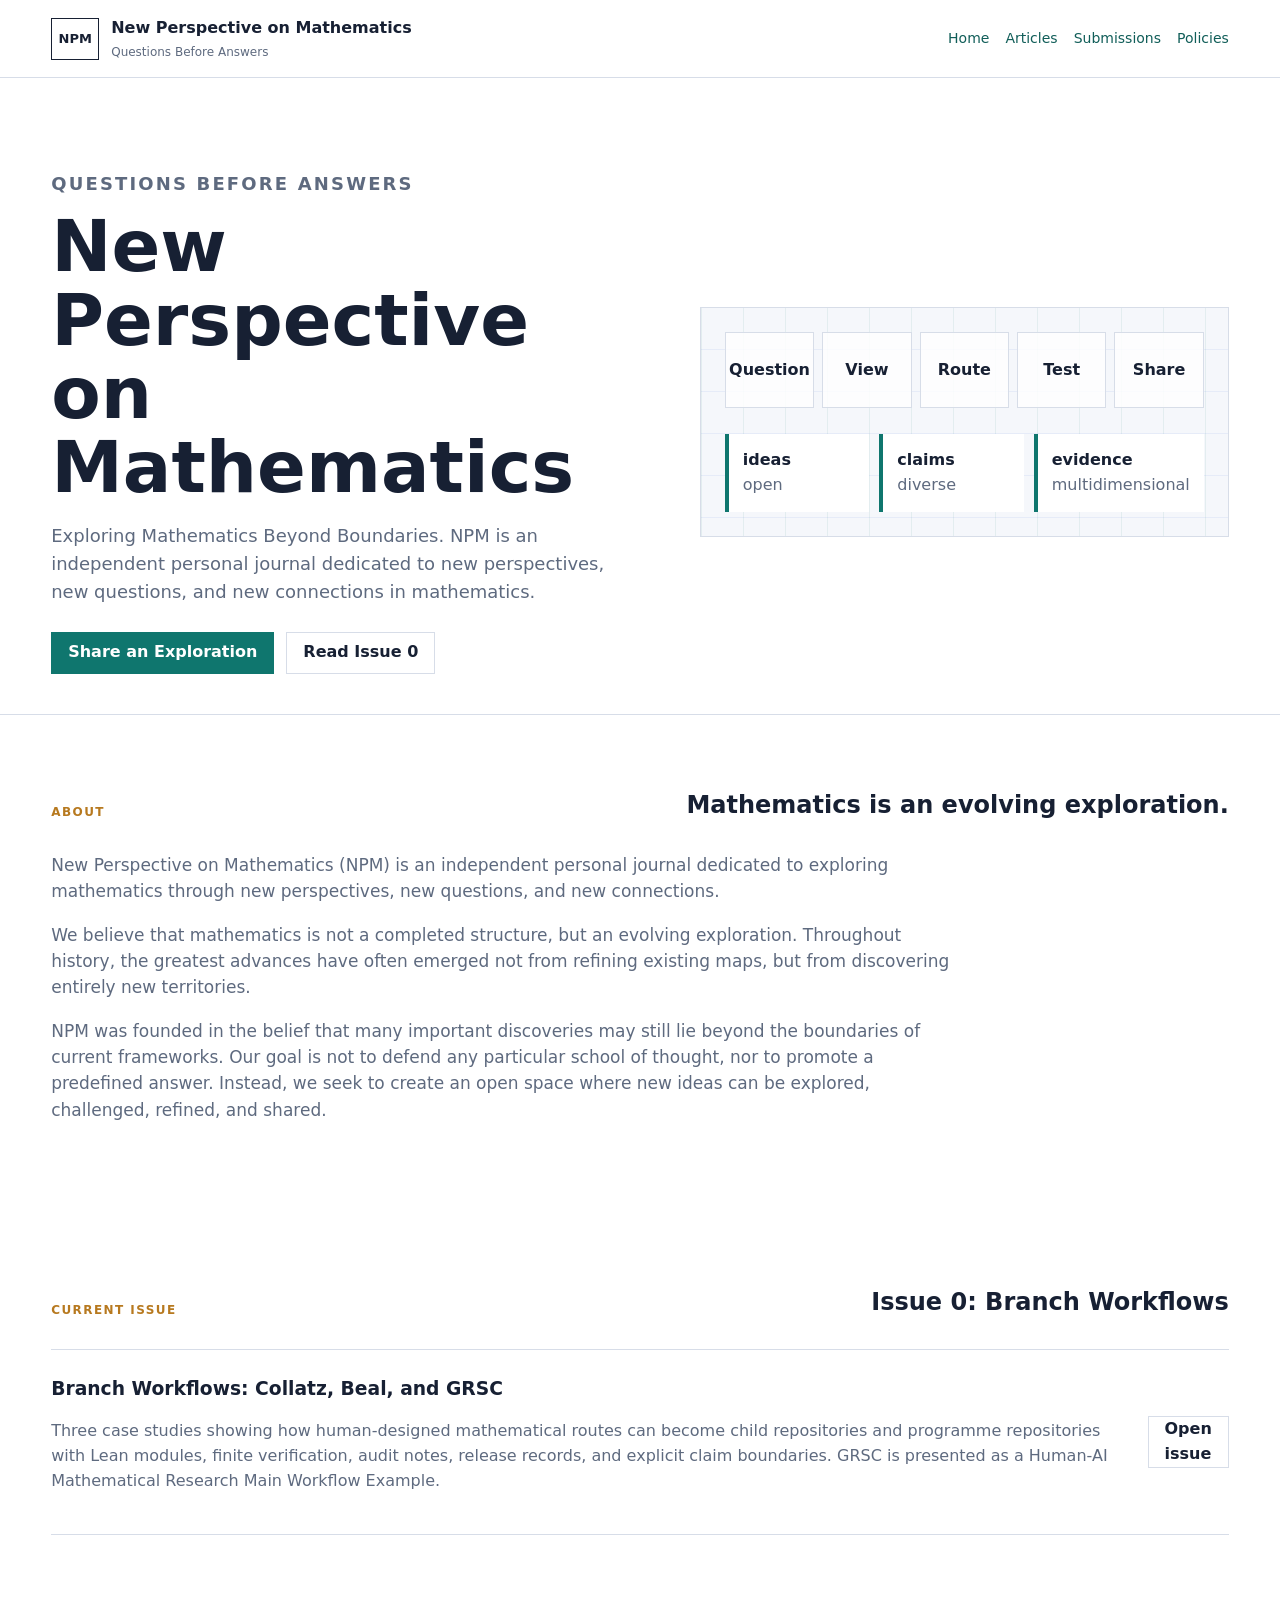
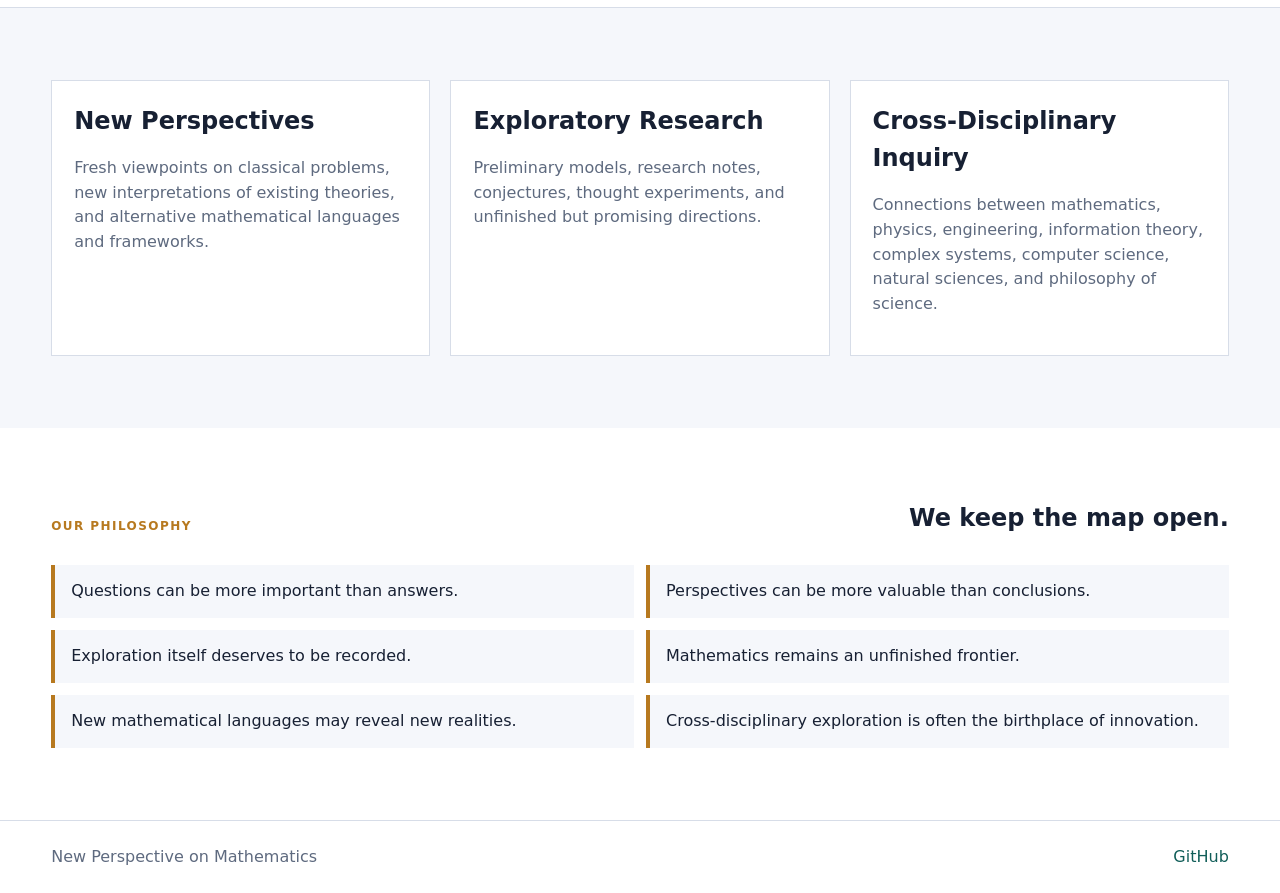
<file: index.html>
<!doctype html>
<html lang="en">
  <head>
    <meta charset="utf-8">
    <meta name="viewport" content="width=device-width, initial-scale=1">
    <title>New Perspective on Mathematics</title>
    <meta name="description" content="Questions Before Answers. Exploring Mathematics Beyond Boundaries.">
    <link rel="stylesheet" href="styles.css">
  </head>
  <body>
    <header class="site-header">
      <a class="brand" href="index.html" aria-label="Journal home">
        <span class="brand-mark">NPM</span>
        <span>
          <strong>New Perspective on Mathematics</strong>
          <small>Questions Before Answers</small>
        </span>
      </a>
      <nav aria-label="Primary navigation">
        <a href="index.html">Home</a>
        <a href="papers/index.html">Articles</a>
        <a href="submissions.html">Submissions</a>
        <a href="policies.html">Policies</a>
      </nav>
    </header>

    <main>
      <section class="hero">
        <div class="hero-copy">
          <p class="eyebrow">Questions Before Answers</p>
          <h1>New Perspective on Mathematics</h1>
          <p>
            Exploring Mathematics Beyond Boundaries. NPM is an independent
            personal journal dedicated to new perspectives, new questions, and new
            connections in mathematics.
          </p>
          <div class="actions">
            <a class="button primary" href="submissions.html">Share an Exploration</a>
            <a class="button" href="issues/2026-06-branch-workflows.html">Read Issue 0</a>
          </div>
        </div>
        <div class="route-visual" aria-label="Workflow diagram">
          <div class="track">
            <span>Question</span>
            <span>View</span>
            <span>Route</span>
            <span>Test</span>
            <span>Share</span>
          </div>
          <div class="ledger">
            <div><strong>ideas</strong><span>open</span></div>
            <div><strong>claims</strong><span>diverse</span></div>
            <div><strong>evidence</strong><span>multidimensional</span></div>
          </div>
        </div>
      </section>

      <section class="band about">
        <div class="section-head">
          <p class="eyebrow">About</p>
          <h2>Mathematics is an evolving exploration.</h2>
        </div>
        <div class="prose">
          <p>
            New Perspective on Mathematics (NPM) is an independent personal journal
            dedicated to exploring mathematics through new perspectives, new
            questions, and new connections.
          </p>
          <p>
            We believe that mathematics is not a completed structure, but an
            evolving exploration. Throughout history, the greatest advances have
            often emerged not from refining existing maps, but from discovering
            entirely new territories.
          </p>
          <p>
            NPM was founded in the belief that many important discoveries may
            still lie beyond the boundaries of current frameworks. Our goal is
            not to defend any particular school of thought, nor to promote a
            predefined answer. Instead, we seek to create an open space where
            new ideas can be explored, challenged, refined, and shared.
          </p>
        </div>
      </section>

      <section class="band">
        <div class="section-head">
          <p class="eyebrow">Current issue</p>
          <h2>Issue 0: Branch Workflows</h2>
        </div>
        <article class="issue-row">
          <div>
            <h3>Branch Workflows: Collatz, Beal, and GRSC</h3>
            <p>
              Three case studies showing how human-designed mathematical routes
              can become child repositories and programme repositories with
              Lean modules, finite verification, audit notes, release records,
              and explicit claim boundaries. GRSC is presented as a Human-AI
              Mathematical Research Main Workflow Example.
            </p>
          </div>
          <a class="button" href="issues/2026-06-branch-workflows.html">Open issue</a>
        </article>
      </section>

      <section class="grid">
        <article>
          <h2>New Perspectives</h2>
          <p>
            Fresh viewpoints on classical problems, new interpretations of
            existing theories, and alternative mathematical languages and
            frameworks.
          </p>
        </article>
        <article>
          <h2>Exploratory Research</h2>
          <p>
            Preliminary models, research notes, conjectures, thought
            experiments, and unfinished but promising directions.
          </p>
        </article>
        <article>
          <h2>Cross-Disciplinary Inquiry</h2>
          <p>
            Connections between mathematics, physics, engineering, information
            theory, complex systems, computer science, natural sciences, and
            philosophy of science.
          </p>
        </article>
      </section>

      <section class="band">
        <div class="section-head">
          <p class="eyebrow">Our Philosophy</p>
          <h2>We keep the map open.</h2>
        </div>
        <ul class="values">
          <li>Questions can be more important than answers.</li>
          <li>Perspectives can be more valuable than conclusions.</li>
          <li>Exploration itself deserves to be recorded.</li>
          <li>Mathematics remains an unfinished frontier.</li>
          <li>New mathematical languages may reveal new realities.</li>
          <li>Cross-disciplinary exploration is often the birthplace of innovation.</li>
        </ul>
      </section>
    </main>

    <footer>
      <span>New Perspective on Mathematics</span>
      <a href="https://github.com/aceroer/new-perspective-on-mathematics">GitHub</a>
    </footer>
  </body>
</html>
</file>
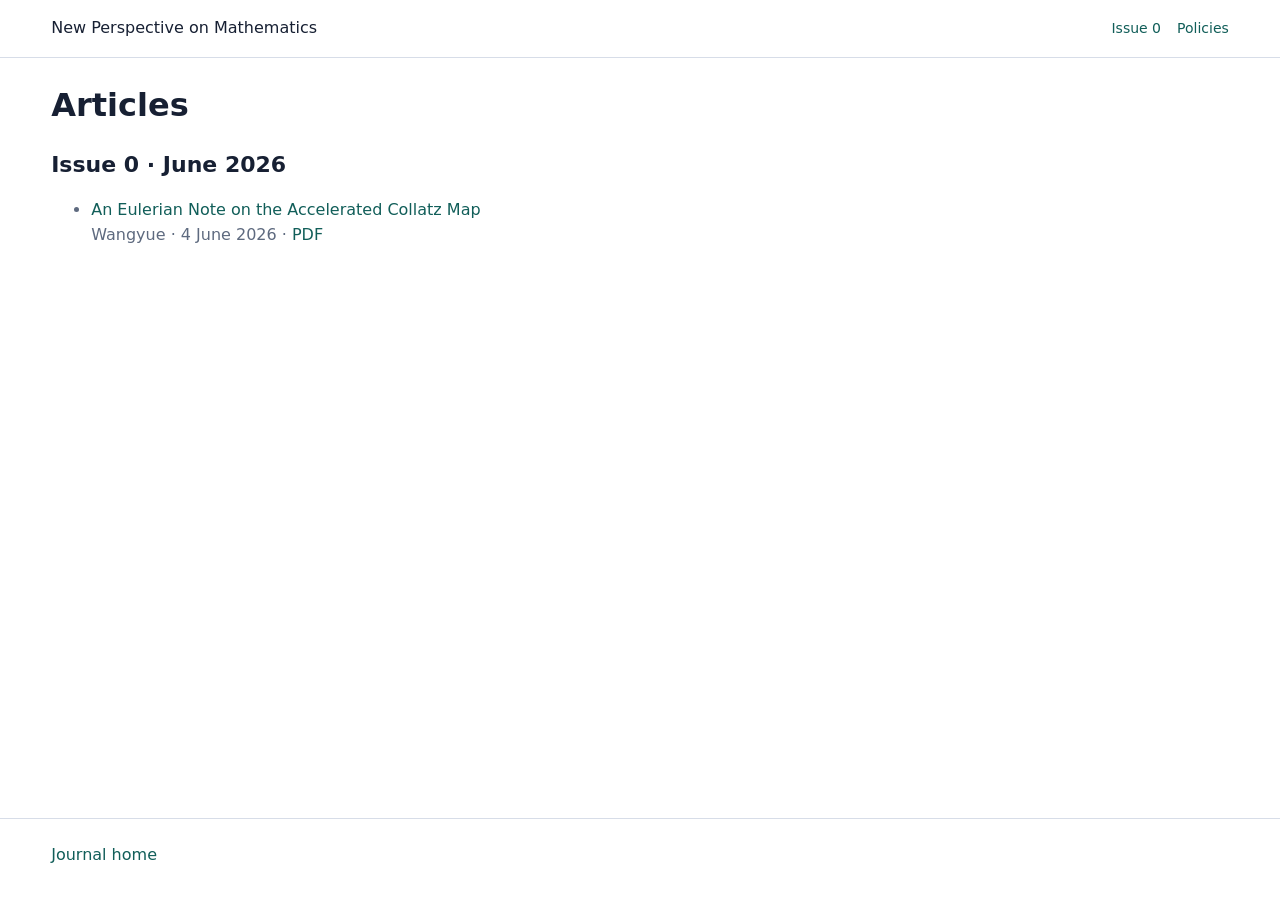
<file: papers/index.html>
<!doctype html>
<html lang="en">
  <head>
    <meta charset="utf-8">
    <meta name="viewport" content="width=device-width, initial-scale=1">
    <title>Articles | New Perspective on Mathematics</title>
    <link rel="stylesheet" href="../styles.css">
    <link rel="stylesheet" href="papers.css">
  </head>
  <body>
    <header class="site-header">
      <a class="brand" href="../index.html">New Perspective on Mathematics</a>
      <nav aria-label="Primary navigation"><a href="../issues/2026-06-branch-workflows.html">Issue 0</a><a href="../policies.html">Policies</a></nav>
    </header>
    <main class="page article-page">
      <h1>Articles</h1>
      <h2>Issue 0 · June 2026</h2>
      <ul>
        <li><a href="eulerian-collatz.html">An Eulerian Note on the Accelerated Collatz Map</a><br>Wangyue · 4 June 2026 · <a href="eulerian-collatz.pdf">PDF</a></li>
      </ul>
    </main>
    <footer><a href="../index.html">Journal home</a></footer>
  </body>
</html>
</file>
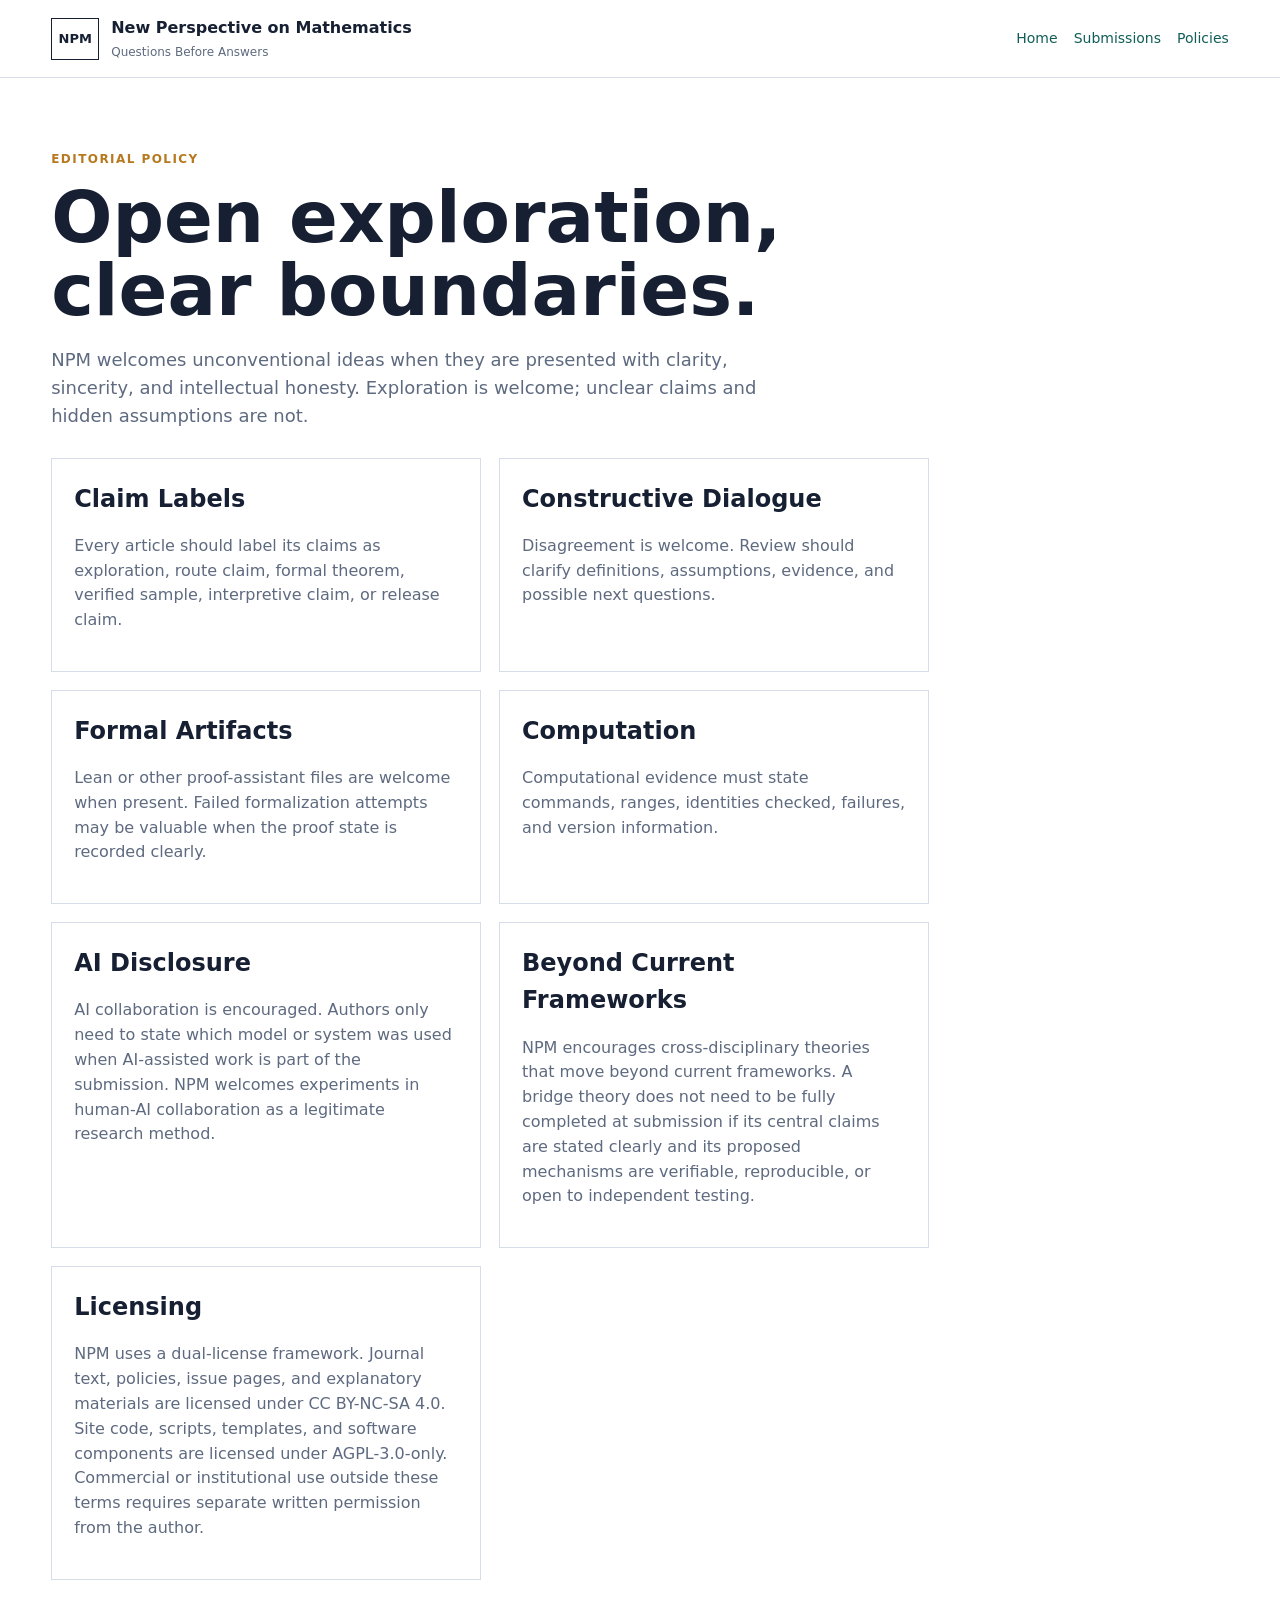
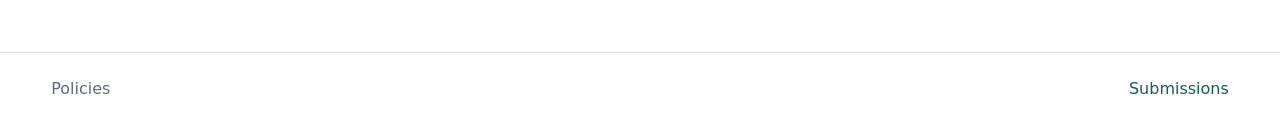
<file: policies.html>
<!doctype html>
<html lang="en">
  <head>
    <meta charset="utf-8">
    <meta name="viewport" content="width=device-width, initial-scale=1">
    <title>Policies | New Perspective on Mathematics</title>
    <meta name="description" content="Editorial and claim-boundary policies for New Perspective on Mathematics.">
    <link rel="stylesheet" href="styles.css">
  </head>
  <body>
    <header class="site-header">
      <a class="brand" href="index.html">
        <span class="brand-mark">NPM</span>
        <span>
          <strong>New Perspective on Mathematics</strong>
          <small>Questions Before Answers</small>
        </span>
      </a>
      <nav aria-label="Primary navigation">
        <a href="index.html">Home</a>
        <a href="submissions.html">Submissions</a>
        <a href="policies.html">Policies</a>
      </nav>
    </header>

    <main class="page">
      <p class="eyebrow">Editorial policy</p>
      <h1>Open exploration, clear boundaries.</h1>
      <p class="lead">
        NPM welcomes unconventional ideas when they are presented with clarity,
        sincerity, and intellectual honesty. Exploration is welcome; unclear
        claims and hidden assumptions are not.
      </p>

      <section class="policy-list">
        <article>
          <h2>Claim Labels</h2>
          <p>
            Every article should label its claims as exploration, route claim,
            formal theorem, verified sample, interpretive claim, or release
            claim.
          </p>
        </article>
        <article>
          <h2>Constructive Dialogue</h2>
          <p>
            Disagreement is welcome. Review should clarify definitions,
            assumptions, evidence, and possible next questions.
          </p>
        </article>
        <article>
          <h2>Formal Artifacts</h2>
          <p>
            Lean or other proof-assistant files are welcome when present.
            Failed formalization attempts may be valuable when the proof state
            is recorded clearly.
          </p>
        </article>
        <article>
          <h2>Computation</h2>
          <p>
            Computational evidence must state commands, ranges, identities
            checked, failures, and version information.
          </p>
        </article>
        <article>
          <h2>AI Disclosure</h2>
          <p>
            AI collaboration is encouraged. Authors only need to state which
            model or system was used when AI-assisted work is part of the
            submission. NPM welcomes experiments in human-AI collaboration as a
            legitimate research method.
          </p>
        </article>
        <article>
          <h2>Beyond Current Frameworks</h2>
          <p>
            NPM encourages cross-disciplinary theories that move beyond current
            frameworks. A bridge theory does not need to be fully completed at
            submission if its central claims are stated clearly and its proposed
            mechanisms are verifiable, reproducible, or open to independent
            testing.
          </p>
        </article>
        <article>
          <h2>Licensing</h2>
          <p>
            NPM uses a dual-license framework. Journal text, policies, issue
            pages, and explanatory materials are licensed under CC BY-NC-SA 4.0.
            Site code, scripts, templates, and software components are licensed
            under AGPL-3.0-only. Commercial or institutional use outside these
            terms requires separate written permission from the author.
          </p>
        </article>
      </section>
    </main>

    <footer>
      <span>Policies</span>
      <a href="submissions.html">Submissions</a>
    </footer>
  </body>
</html>
</file>
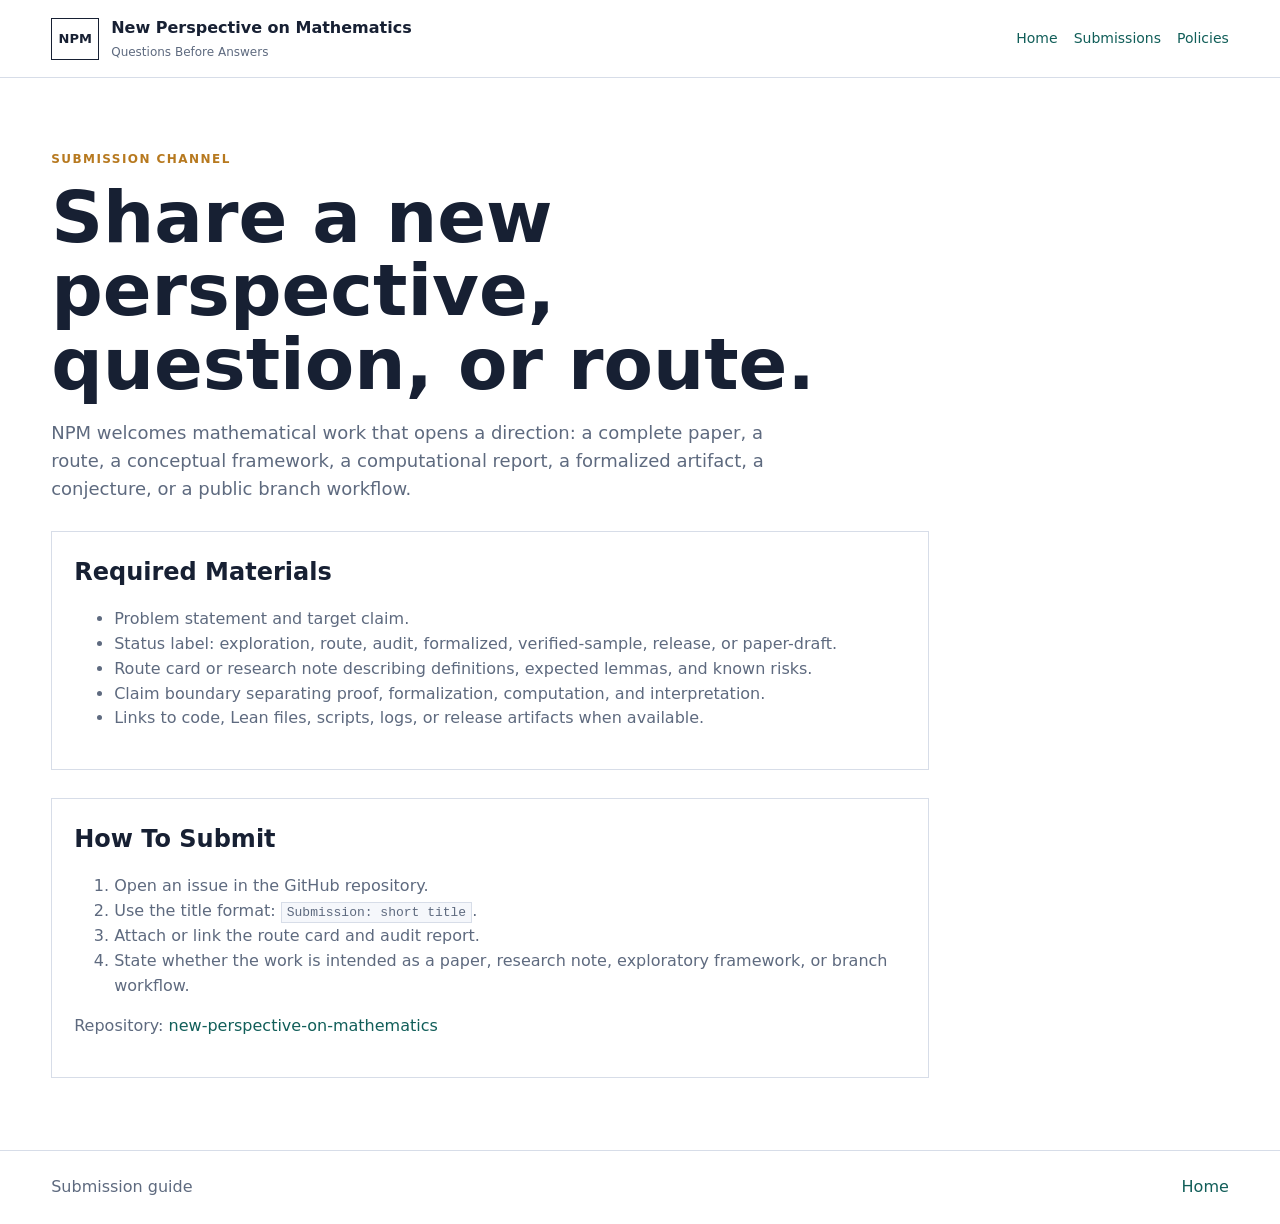
<file: submissions.html>
<!doctype html>
<html lang="en">
  <head>
    <meta charset="utf-8">
    <meta name="viewport" content="width=device-width, initial-scale=1">
    <title>Submissions | New Perspective on Mathematics</title>
    <meta name="description" content="Submission guide for New Perspective on Mathematics.">
    <link rel="stylesheet" href="styles.css">
  </head>
  <body>
    <header class="site-header">
      <a class="brand" href="index.html">
        <span class="brand-mark">NPM</span>
        <span>
          <strong>New Perspective on Mathematics</strong>
          <small>Questions Before Answers</small>
        </span>
      </a>
      <nav aria-label="Primary navigation">
        <a href="index.html">Home</a>
        <a href="submissions.html">Submissions</a>
        <a href="policies.html">Policies</a>
      </nav>
    </header>

    <main class="page">
      <p class="eyebrow">Submission channel</p>
      <h1>Share a new perspective, question, or route.</h1>
      <p class="lead">
        NPM welcomes mathematical work that opens a direction: a complete
        paper, a route, a conceptual framework, a computational report, a
        formalized artifact, a conjecture, or a public branch workflow.
      </p>

      <section class="checklist">
        <h2>Required Materials</h2>
        <ul>
          <li>Problem statement and target claim.</li>
          <li>Status label: exploration, route, audit, formalized, verified-sample, release, or paper-draft.</li>
          <li>Route card or research note describing definitions, expected lemmas, and known risks.</li>
          <li>Claim boundary separating proof, formalization, computation, and interpretation.</li>
          <li>Links to code, Lean files, scripts, logs, or release artifacts when available.</li>
        </ul>
      </section>

      <section class="checklist">
        <h2>How To Submit</h2>
        <ol>
          <li>Open an issue in the GitHub repository.</li>
          <li>Use the title format: <code>Submission: short title</code>.</li>
          <li>Attach or link the route card and audit report.</li>
          <li>State whether the work is intended as a paper, research note, exploratory framework, or branch workflow.</li>
        </ol>
        <p>
          Repository:
          <a href="https://github.com/aceroer/new-perspective-on-mathematics">new-perspective-on-mathematics</a>
        </p>
      </section>
    </main>

    <footer>
      <span>Submission guide</span>
      <a href="index.html">Home</a>
    </footer>
  </body>
</html>
</file>
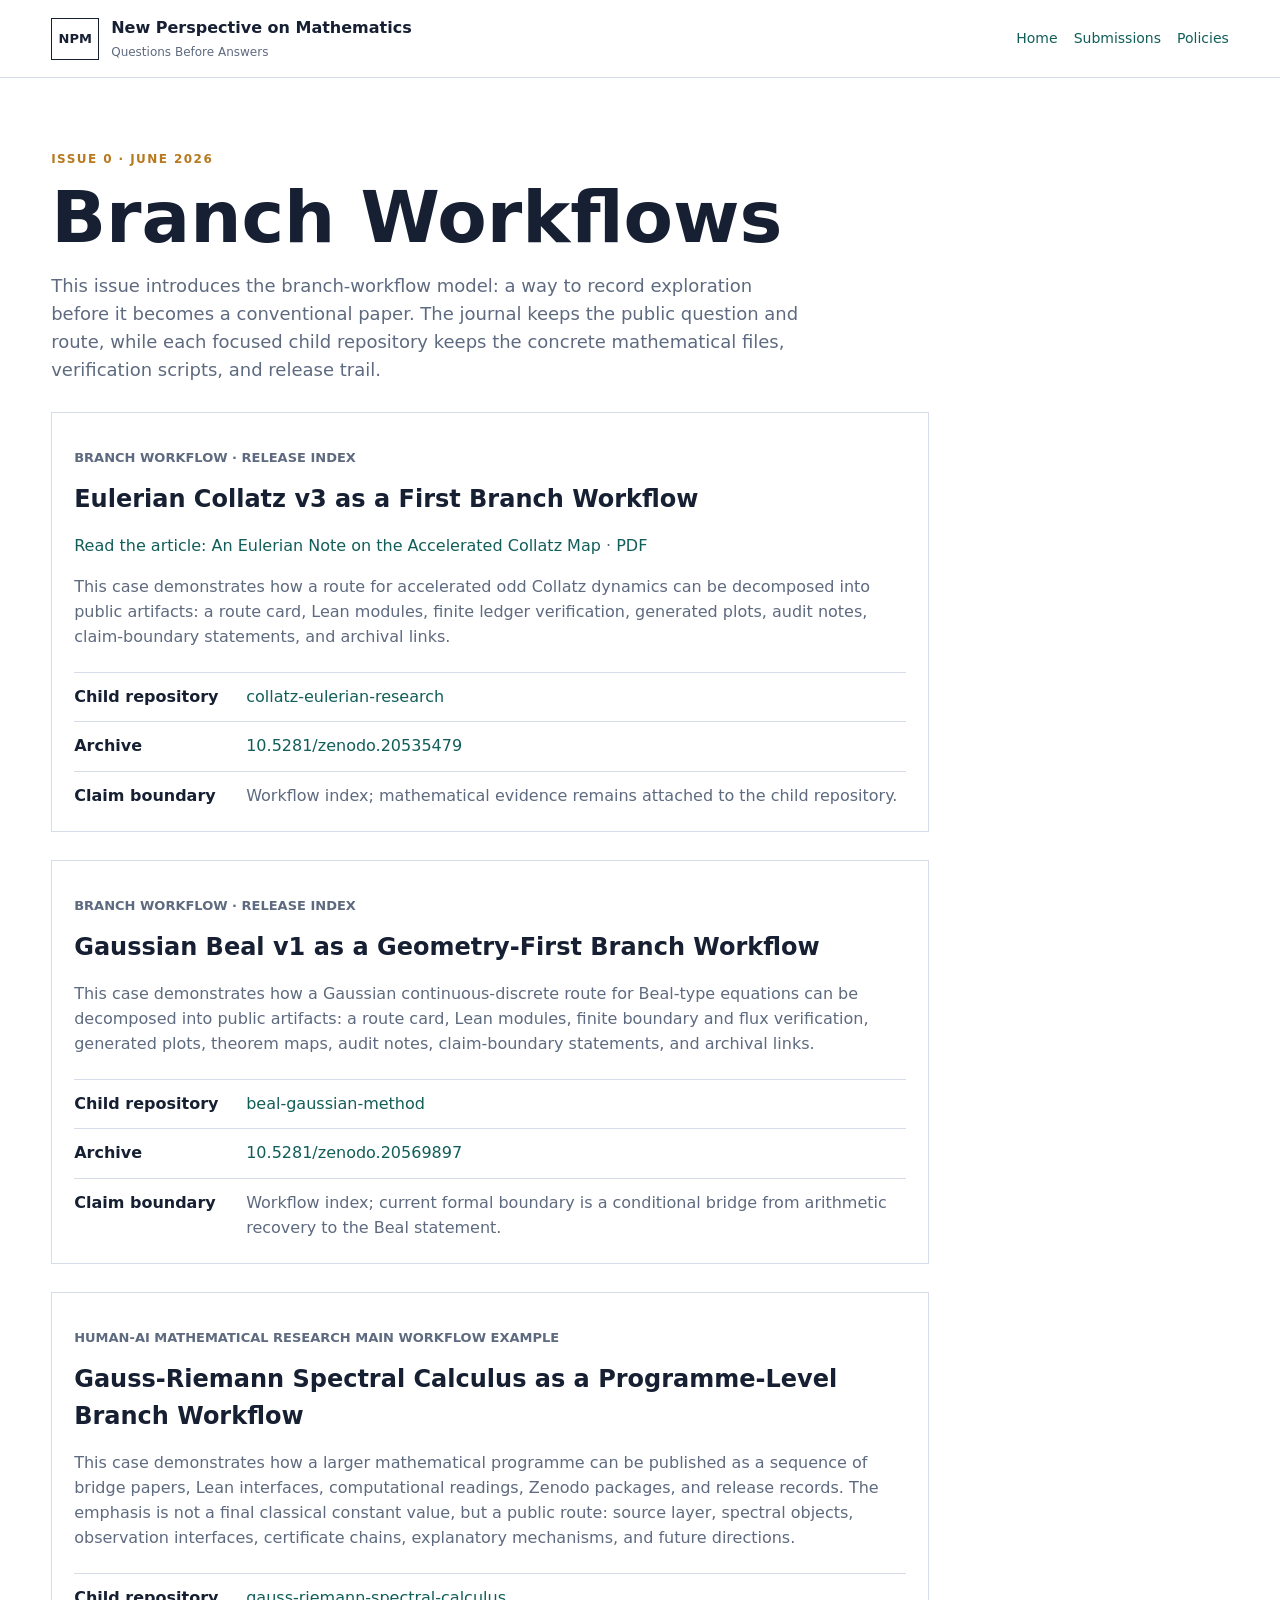
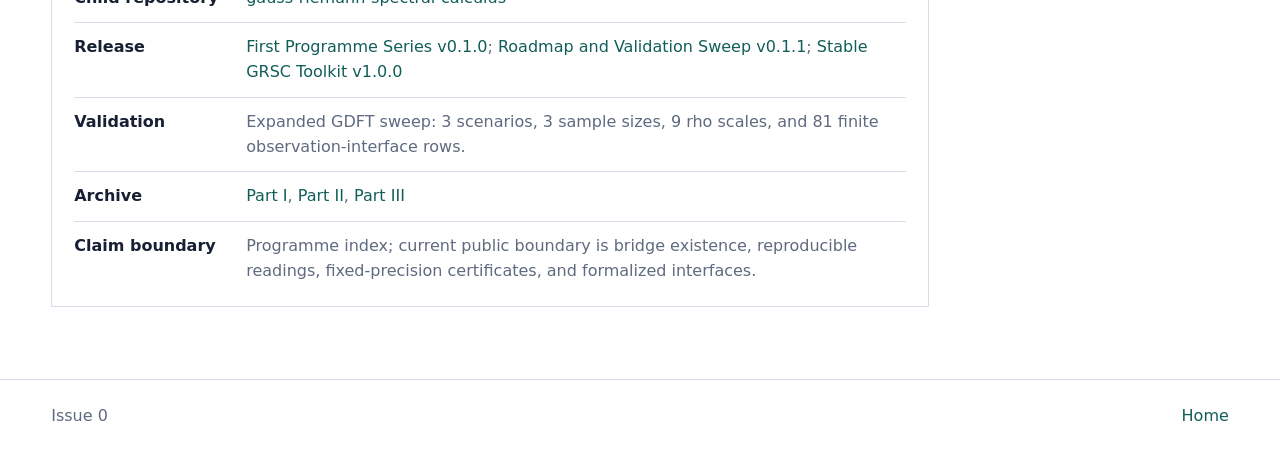
<file: issues/2026-06-branch-workflows.html>
<!doctype html>
<html lang="en">
  <head>
    <meta charset="utf-8">
    <meta name="viewport" content="width=device-width, initial-scale=1">
    <title>Issue 0: Branch Workflows</title>
    <meta name="description" content="Issue 0 of New Perspective on Mathematics.">
    <link rel="stylesheet" href="../styles.css">
  </head>
  <body>
    <header class="site-header">
      <a class="brand" href="../index.html">
        <span class="brand-mark">NPM</span>
        <span>
          <strong>New Perspective on Mathematics</strong>
          <small>Questions Before Answers</small>
        </span>
      </a>
      <nav aria-label="Primary navigation">
        <a href="../index.html">Home</a>
        <a href="../submissions.html">Submissions</a>
        <a href="../policies.html">Policies</a>
      </nav>
    </header>

    <main class="page">
      <p class="eyebrow">Issue 0 · June 2026</p>
      <h1>Branch Workflows</h1>
      <p class="lead">
        This issue introduces the branch-workflow model: a way to record
        exploration before it becomes a conventional paper. The journal keeps
        the public question and route, while each focused child repository keeps
        the concrete mathematical files, verification scripts, and release
        trail.
      </p>

      <article class="paper">
        <p class="status">Branch workflow · release index</p>
        <h2>Eulerian Collatz v3 as a First Branch Workflow</h2>
        <p><a href="../papers/eulerian-collatz.html">Read the article: An Eulerian Note on the Accelerated Collatz Map</a> · <a href="../papers/eulerian-collatz.pdf">PDF</a></p>
        <p>
          This case demonstrates how a route for accelerated odd Collatz
          dynamics can be decomposed into public artifacts: a route card, Lean
          modules, finite ledger verification, generated plots, audit notes,
          claim-boundary statements, and archival links.
        </p>
        <dl>
          <div>
            <dt>Child repository</dt>
            <dd><a href="https://github.com/aceroer/collatz-eulerian-research">collatz-eulerian-research</a></dd>
          </div>
          <div>
            <dt>Archive</dt>
            <dd><a href="https://doi.org/10.5281/zenodo.20535479">10.5281/zenodo.20535479</a></dd>
          </div>
          <div>
            <dt>Claim boundary</dt>
            <dd>Workflow index; mathematical evidence remains attached to the child repository.</dd>
          </div>
        </dl>
      </article>

      <article class="paper">
        <p class="status">Branch workflow · release index</p>
        <h2>Gaussian Beal v1 as a Geometry-First Branch Workflow</h2>
        <p>
          This case demonstrates how a Gaussian continuous-discrete route for
          Beal-type equations can be decomposed into public artifacts: a route
          card, Lean modules, finite boundary and flux verification, generated
          plots, theorem maps, audit notes, claim-boundary statements, and
          archival links.
        </p>
        <dl>
          <div>
            <dt>Child repository</dt>
            <dd><a href="https://github.com/aceroer/beal-gaussian-method">beal-gaussian-method</a></dd>
          </div>
          <div>
            <dt>Archive</dt>
            <dd><a href="https://doi.org/10.5281/zenodo.20569897">10.5281/zenodo.20569897</a></dd>
          </div>
          <div>
            <dt>Claim boundary</dt>
            <dd>Workflow index; current formal boundary is a conditional bridge from arithmetic recovery to the Beal statement.</dd>
          </div>
        </dl>
      </article>

      <article class="paper">
        <p class="status">Human-AI Mathematical Research Main Workflow Example</p>
        <h2>Gauss-Riemann Spectral Calculus as a Programme-Level Branch Workflow</h2>
        <p>
          This case demonstrates how a larger mathematical programme can be
          published as a sequence of bridge papers, Lean interfaces,
          computational readings, Zenodo packages, and release records.  The
          emphasis is not a final classical constant value, but a public route:
          source layer, spectral objects, observation interfaces, certificate
          chains, explanatory mechanisms, and future directions.
        </p>
        <dl>
          <div>
            <dt>Child repository</dt>
            <dd><a href="https://github.com/aceroer/gauss-riemann-spectral-calculus">gauss-riemann-spectral-calculus</a></dd>
          </div>
          <div>
            <dt>Release</dt>
            <dd>
              <a href="https://github.com/aceroer/gauss-riemann-spectral-calculus/releases/tag/v0.1.0">First Programme Series v0.1.0</a>;
              <a href="https://github.com/aceroer/gauss-riemann-spectral-calculus/releases/tag/v0.1.1">Roadmap and Validation Sweep v0.1.1</a>;
              <a href="https://github.com/aceroer/gauss-riemann-spectral-calculus/releases/tag/v1.0.0">Stable GRSC Toolkit v1.0.0</a>
            </dd>
          </div>
          <div>
            <dt>Validation</dt>
            <dd>Expanded GDFT sweep: 3 scenarios, 3 sample sizes, 9 rho scales, and 81 finite observation-interface rows.</dd>
          </div>
          <div>
            <dt>Archive</dt>
            <dd>
              <a href="https://doi.org/10.5281/zenodo.20572835">Part I</a>,
              <a href="https://doi.org/10.5281/zenodo.20572810">Part II</a>,
              <a href="https://doi.org/10.5281/zenodo.20572853">Part III</a>
            </dd>
          </div>
          <div>
            <dt>Claim boundary</dt>
            <dd>Programme index; current public boundary is bridge existence, reproducible readings, fixed-precision certificates, and formalized interfaces.</dd>
          </div>
        </dl>
      </article>
    </main>

    <footer>
      <span>Issue 0</span>
      <a href="../index.html">Home</a>
    </footer>
  </body>
</html>
</file>
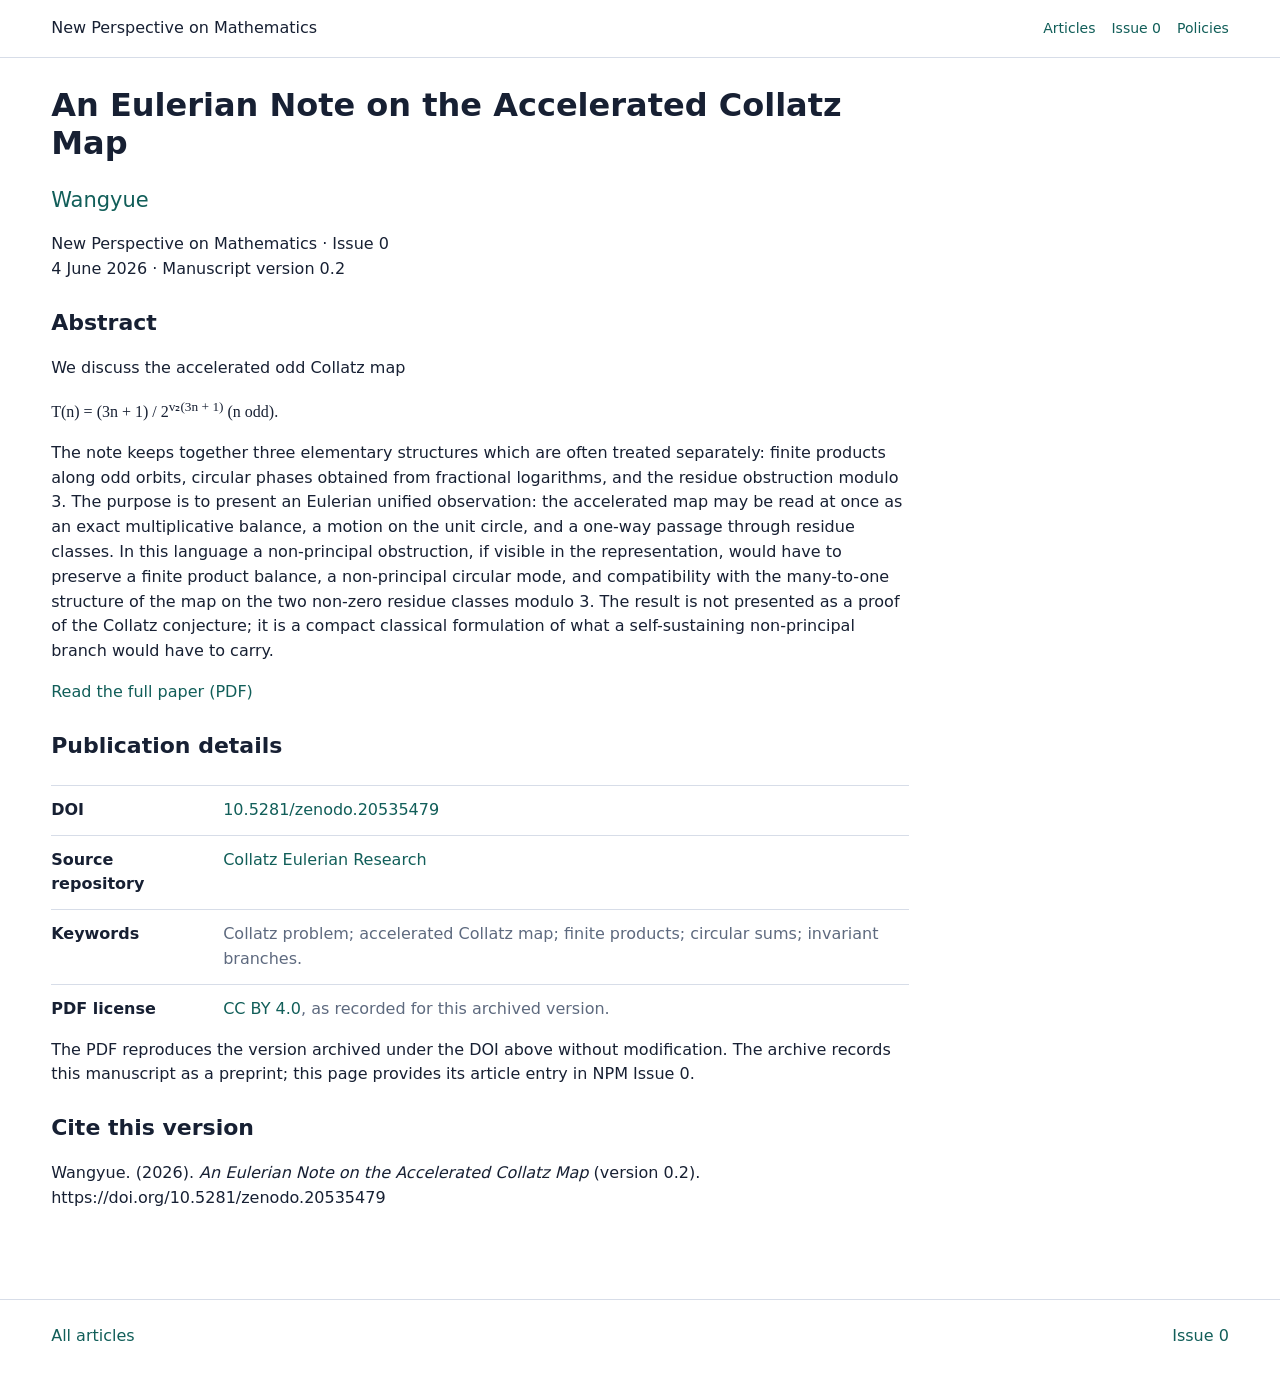
<file: papers/eulerian-collatz.html>
<!doctype html>
<html lang="en">
  <head>
    <meta charset="utf-8">
    <meta name="viewport" content="width=device-width, initial-scale=1">
    <title>An Eulerian Note on the Accelerated Collatz Map</title>
    <meta name="description" content="An Eulerian unified observation of finite products, circular phases, and residue classes in the accelerated odd Collatz map.">
    <meta name="citation_title" content="An Eulerian Note on the Accelerated Collatz Map">
    <meta name="citation_author" content="Wangyue">
    <meta name="citation_publication_date" content="2026/06/04">
    <meta name="citation_journal_title" content="New Perspective on Mathematics">
    <meta name="citation_issue" content="0">
    <meta name="citation_doi" content="10.5281/zenodo.20535479">
    <meta name="citation_pdf_url" content="https://aceroer.github.io/new-perspective-on-mathematics/papers/eulerian-collatz.pdf">
    <link rel="canonical" href="https://aceroer.github.io/new-perspective-on-mathematics/papers/eulerian-collatz.html">
    <link rel="stylesheet" href="../styles.css">
    <link rel="stylesheet" href="papers.css">
  </head>
  <body>
    <header class="site-header">
      <a class="brand" href="../index.html">New Perspective on Mathematics</a>
      <nav aria-label="Primary navigation">
        <a href="index.html">Articles</a>
        <a href="../issues/2026-06-branch-workflows.html">Issue 0</a>
        <a href="../policies.html">Policies</a>
      </nav>
    </header>
    <main class="page article-page">
      <article>
        <h1>An Eulerian Note on the Accelerated Collatz Map</h1>
        <p class="article-author"><a href="https://orcid.org/0009-0004-1489-3556">Wangyue</a></p>
        <p>New Perspective on Mathematics · Issue 0<br>
          <time datetime="2026-06-04">4 June 2026</time> · Manuscript version 0.2</p>
        <section aria-labelledby="abstract">
          <h2 id="abstract">Abstract</h2>
          <p>We discuss the accelerated odd Collatz map</p>
          <p class="equation">T(n) = (3n + 1) / 2<sup>v₂(3n + 1)</sup> (n odd).</p>
          <p>The note keeps together three elementary structures which are often treated separately: finite products along odd orbits, circular phases obtained from fractional logarithms, and the residue obstruction modulo 3. The purpose is to present an Eulerian unified observation: the accelerated map may be read at once as an exact multiplicative balance, a motion on the unit circle, and a one-way passage through residue classes. In this language a non-principal obstruction, if visible in the representation, would have to preserve a finite product balance, a non-principal circular mode, and compatibility with the many-to-one structure of the map on the two non-zero residue classes modulo 3. The result is not presented as a proof of the Collatz conjecture; it is a compact classical formulation of what a self-sustaining non-principal branch would have to carry.</p>
        </section>
        <p><a href="eulerian-collatz.pdf">Read the full paper (PDF)</a></p>
        <h2>Publication details</h2>
        <dl>
          <div><dt>DOI</dt><dd><a href="https://doi.org/10.5281/zenodo.20535479">10.5281/zenodo.20535479</a></dd></div>
          <div><dt>Source repository</dt><dd><a href="https://github.com/aceroer/collatz-eulerian-research">Collatz Eulerian Research</a></dd></div>
          <div><dt>Keywords</dt><dd>Collatz problem; accelerated Collatz map; finite products; circular sums; invariant branches.</dd></div>
          <div><dt>PDF license</dt><dd><a href="https://creativecommons.org/licenses/by/4.0/">CC BY 4.0</a>, as recorded for this archived version.</dd></div>
        </dl>
        <p>The PDF reproduces the version archived under the DOI above without modification. The archive records this manuscript as a preprint; this page provides its article entry in NPM Issue 0.</p>
        <h2>Cite this version</h2>
        <p>Wangyue. (2026). <cite>An Eulerian Note on the Accelerated Collatz Map</cite> (version 0.2). https://doi.org/10.5281/zenodo.20535479</p>
      </article>
    </main>
    <footer><a href="index.html">All articles</a><a href="../issues/2026-06-branch-workflows.html">Issue 0</a></footer>
  </body>
</html>
</file>
<file: styles.css>
:root {
  color-scheme: light;
  --ink: #172033;
  --muted: #5e6a7f;
  --line: #d7dde8;
  --paper: #ffffff;
  --soft: #f5f7fb;
  --accent: #0f766e;
  --accent-strong: #115e59;
  --gold: #b7791f;
  --blue: #1d4ed8;
}

* {
  box-sizing: border-box;
}

body {
  margin: 0;
  background: var(--paper);
  color: var(--ink);
  font-family: Inter, ui-sans-serif, system-ui, -apple-system, BlinkMacSystemFont, "Segoe UI", sans-serif;
  line-height: 1.55;
}

a {
  color: var(--accent-strong);
  text-decoration: none;
}

a:hover {
  text-decoration: underline;
}

.site-header {
  position: sticky;
  top: 0;
  z-index: 10;
  display: flex;
  align-items: center;
  justify-content: space-between;
  gap: 24px;
  padding: 16px clamp(18px, 4vw, 52px);
  border-bottom: 1px solid var(--line);
  background: rgba(255, 255, 255, 0.94);
  backdrop-filter: blur(12px);
}

.brand {
  display: inline-flex;
  align-items: center;
  gap: 12px;
  color: var(--ink);
}

.brand:hover {
  text-decoration: none;
}

.brand-mark {
  display: grid;
  width: 48px;
  height: 42px;
  place-items: center;
  border: 1px solid var(--ink);
  font-size: 13px;
  font-weight: 800;
}

.brand strong,
.brand small {
  display: block;
}

.brand small {
  margin-top: 2px;
  color: var(--muted);
  font-size: 12px;
}

nav {
  display: flex;
  flex-wrap: wrap;
  gap: 16px;
  font-size: 14px;
}

main {
  min-height: calc(100vh - 140px);
}

.hero {
  display: grid;
  grid-template-columns: minmax(0, 1.05fr) minmax(320px, 0.95fr);
  gap: clamp(28px, 5vw, 72px);
  align-items: center;
  padding: clamp(48px, 8vw, 92px) clamp(18px, 4vw, 52px) 40px;
  border-bottom: 1px solid var(--line);
}

.hero h1,
.page h1 {
  max-width: 980px;
  margin: 0;
  font-size: clamp(36px, 6vw, 72px);
  line-height: 1.02;
  letter-spacing: 0;
}

.hero p,
.lead {
  max-width: 760px;
  color: var(--muted);
  font-size: 18px;
}

.eyebrow {
  margin: 0 0 12px;
  color: var(--gold);
  font-size: 12px;
  font-weight: 800;
  letter-spacing: 0.12em;
  text-transform: uppercase;
}

.actions {
  display: flex;
  flex-wrap: wrap;
  gap: 12px;
  margin-top: 26px;
}

.button {
  display: inline-flex;
  align-items: center;
  justify-content: center;
  min-height: 42px;
  padding: 0 16px;
  border: 1px solid var(--line);
  color: var(--ink);
  font-weight: 700;
}

.button:hover {
  border-color: var(--accent);
  text-decoration: none;
}

.button.primary {
  border-color: var(--accent);
  background: var(--accent);
  color: #ffffff;
}

.route-visual {
  border: 1px solid var(--line);
  background:
    linear-gradient(90deg, rgba(15, 118, 110, 0.08) 1px, transparent 1px),
    linear-gradient(0deg, rgba(29, 78, 216, 0.07) 1px, transparent 1px),
    var(--soft);
  background-size: 42px 42px;
  padding: 24px;
}

.track {
  display: grid;
  grid-template-columns: repeat(5, 1fr);
  gap: 8px;
  margin-bottom: 26px;
}

.track span {
  min-height: 76px;
  display: grid;
  place-items: center;
  border: 1px solid var(--line);
  background: rgba(255, 255, 255, 0.82);
  color: var(--ink);
  font-weight: 800;
}

.ledger {
  display: grid;
  grid-template-columns: repeat(3, 1fr);
  gap: 10px;
}

.ledger div {
  border-left: 4px solid var(--accent);
  background: #ffffff;
  padding: 14px;
}

.ledger strong,
.ledger span {
  display: block;
}

.ledger span {
  color: var(--muted);
}

.band,
.page,
.grid {
  padding: clamp(38px, 6vw, 72px) clamp(18px, 4vw, 52px);
}

.section-head {
  display: flex;
  align-items: end;
  justify-content: space-between;
  gap: 20px;
  margin-bottom: 18px;
}

h2,
h3 {
  margin: 0 0 10px;
  letter-spacing: 0;
}

.issue-row {
  display: flex;
  align-items: center;
  justify-content: space-between;
  gap: 24px;
  border-top: 1px solid var(--line);
  border-bottom: 1px solid var(--line);
  padding: 24px 0;
}

.issue-row p,
.grid p,
.paper p,
.policy-list p,
.checklist p,
li {
  color: var(--muted);
}

.grid {
  display: grid;
  grid-template-columns: repeat(3, 1fr);
  gap: 20px;
  background: var(--soft);
  border-top: 1px solid var(--line);
}

.grid article,
.policy-list article,
.checklist,
.paper {
  border: 1px solid var(--line);
  background: var(--paper);
  padding: 22px;
}

.prose {
  max-width: 900px;
}

.prose p {
  color: var(--muted);
  font-size: 17px;
}

.values {
  display: grid;
  grid-template-columns: repeat(2, 1fr);
  gap: 12px;
  margin: 0;
  padding: 0;
  list-style: none;
}

.values li {
  border-left: 4px solid var(--gold);
  background: var(--soft);
  padding: 14px 16px;
  color: var(--ink);
}

.page {
  max-width: 980px;
}

.checklist,
.policy-list,
.paper {
  margin-top: 28px;
}

.policy-list {
  display: grid;
  grid-template-columns: repeat(2, 1fr);
  gap: 18px;
}

code {
  background: var(--soft);
  border: 1px solid var(--line);
  padding: 2px 5px;
}

.status {
  color: var(--blue);
  font-size: 13px;
  font-weight: 800;
  text-transform: uppercase;
}

dl {
  display: grid;
  gap: 12px;
  margin: 22px 0 0;
}

dl div {
  display: grid;
  grid-template-columns: 160px 1fr;
  gap: 12px;
  border-top: 1px solid var(--line);
  padding-top: 12px;
}

dt {
  font-weight: 800;
}

dd {
  margin: 0;
  color: var(--muted);
}

footer {
  display: flex;
  justify-content: space-between;
  gap: 16px;
  padding: 24px clamp(18px, 4vw, 52px);
  border-top: 1px solid var(--line);
  color: var(--muted);
}

@media (max-width: 860px) {
  .site-header,
  .issue-row,
  footer {
    align-items: flex-start;
    flex-direction: column;
  }

  .hero,
  .grid,
  .policy-list {
    grid-template-columns: 1fr;
  }

  .track {
    grid-template-columns: 1fr;
  }

  .ledger {
    grid-template-columns: 1fr;
  }

  .values {
    grid-template-columns: 1fr;
  }

  dl div {
    grid-template-columns: 1fr;
  }
}
</file>
<file: papers/papers.css>
.article-page { max-width: 960px; padding-top: 28px; }
.article-page h1 { font-size: 32px; line-height: 1.2; }
.article-page h2 { font-size: 22px; margin-top: 24px; }
.article-author { font-size: 21px; margin-bottom: 8px; }
.article-page p, .article-page dd { overflow-wrap: anywhere; }
.article-page .equation { font-family: Georgia, serif; }
@media (max-width: 600px) {
  .article-page h1 { font-size: 28px; }
  .site-header { position: static; gap: 12px; }
}
</file>
